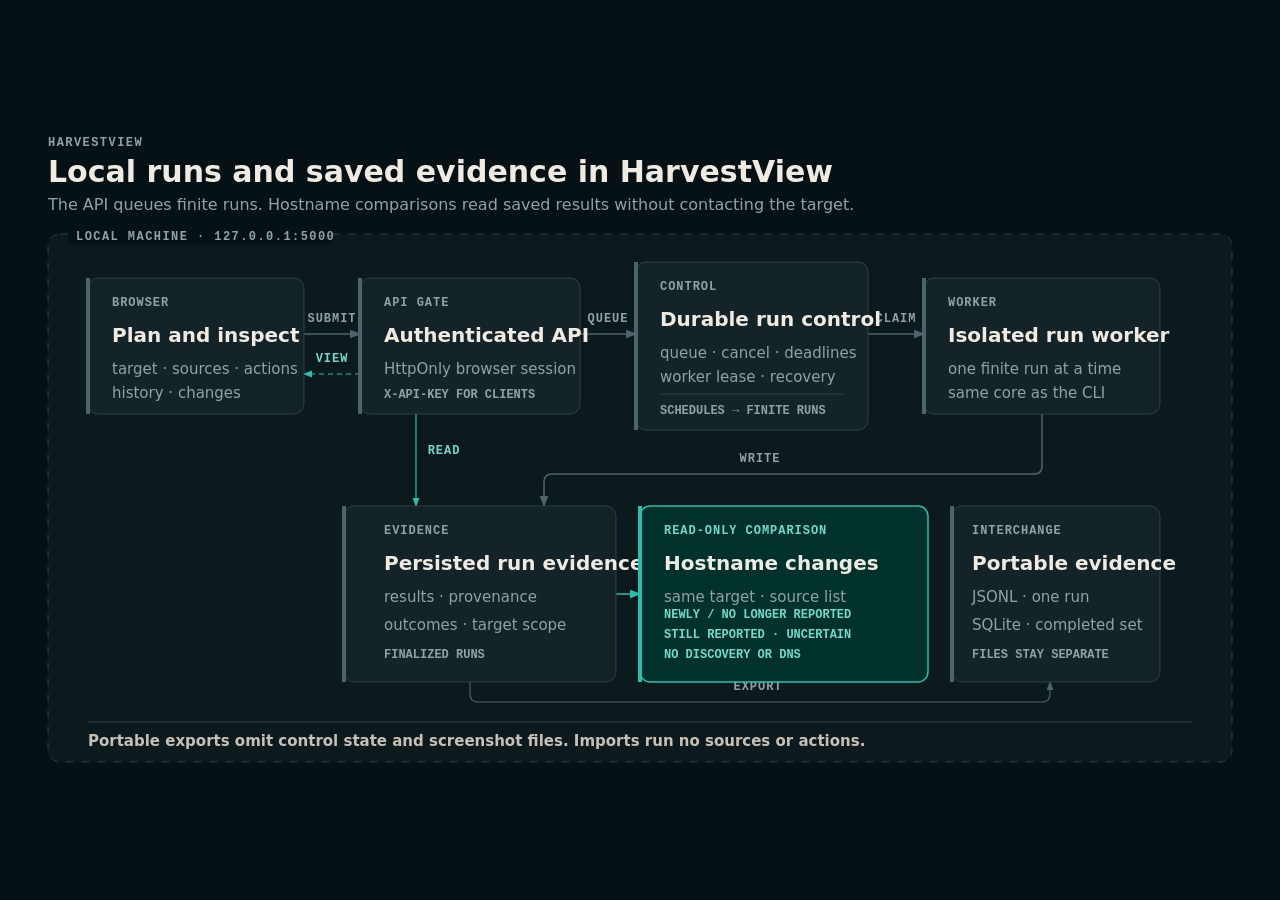
<file: docs/images/harvestview-architecture.html>
<!doctype html>
<html lang="en">
<head>
  <meta charset="utf-8">
  <meta name="viewport" content="width=device-width, initial-scale=1">
  <title>HarvestView local run architecture</title>
  <style>
    * { box-sizing: border-box; }
    html, body { margin: 0; background: #061115; }
    body { min-height: 100vh; display: grid; place-items: center; }
    svg { display: block; width: 1280px; height: 720px; }
  </style>
</head>
<body>
<svg viewBox="0 0 1280 720" xmlns="http://www.w3.org/2000/svg" role="img" aria-labelledby="harvestview-architecture-title harvestview-architecture-desc">
  <title id="harvestview-architecture-title">HarvestView local run architecture</title>
  <desc id="harvestview-architecture-desc">HarvestView controls isolated finite runs through an authenticated local API and compares finalized hostname evidence without starting discovery or DNS activity.</desc>
  <defs>
    <style>
      .title { font: 700 30px Inter, system-ui, -apple-system, BlinkMacSystemFont, "Segoe UI", sans-serif; fill: #efeae2; }
      .subtitle { font: 450 16px Inter, system-ui, -apple-system, BlinkMacSystemFont, "Segoe UI", sans-serif; fill: #91a2a5; }
      .zone { font: 700 12px "SFMono-Regular", Consolas, "Liberation Mono", monospace; letter-spacing: .12em; fill: #91a2a5; }
      .tag { font: 700 12px "SFMono-Regular", Consolas, "Liberation Mono", monospace; letter-spacing: .08em; fill: #91a2a5; }
      .tag-accent { fill: #72dac9; }
      .node-title { font: 700 20px Inter, system-ui, -apple-system, BlinkMacSystemFont, "Segoe UI", sans-serif; fill: #efeae2; }
      .body { font: 450 15px Inter, system-ui, -apple-system, BlinkMacSystemFont, "Segoe UI", sans-serif; fill: #91a2a5; }
      .body-strong { font: 650 15px Inter, system-ui, -apple-system, BlinkMacSystemFont, "Segoe UI", sans-serif; fill: #c6c0b6; }
      .technical { font: 600 12px "SFMono-Regular", Consolas, "Liberation Mono", monospace; fill: #91a2a5; }
      .technical-accent { font: 700 12px "SFMono-Regular", Consolas, "Liberation Mono", monospace; fill: #72dac9; }
      .edge-label { font: 700 12px "SFMono-Regular", Consolas, "Liberation Mono", monospace; letter-spacing: .08em; fill: #91a2a5; }
      .edge-label-accent { fill: #72dac9; }
    </style>
    <marker id="harvestview-architecture-arrow" markerWidth="8" markerHeight="6" refX="7" refY="3" orient="auto">
      <polygon points="0 0, 8 3, 0 6" fill="#4d656a"/>
    </marker>
    <marker id="harvestview-architecture-arrow-accent" markerWidth="8" markerHeight="6" refX="7" refY="3" orient="auto">
      <polygon points="0 0, 8 3, 0 6" fill="#2bbdaa"/>
    </marker>
  </defs>

  <rect width="1280" height="720" fill="#061115"/>
  <text class="zone" x="48" y="56">HARVESTVIEW</text>
  <text class="title" x="48" y="92">Local runs and saved evidence in HarvestView</text>
  <text class="subtitle" x="48" y="120">The API queues finite runs. Hostname comparisons read saved results without contacting the target.</text>

  <rect x="48" y="144" width="1184" height="528" rx="12" fill="#0c191d" stroke="#2f4046" stroke-dasharray="8 8"/>
  <rect x="68" y="134" width="264" height="20" fill="#061115"/>
  <text class="zone" x="76" y="150">LOCAL MACHINE · 127.0.0.1:5000</text>

  <line x1="304" y1="244" x2="360" y2="244" stroke="#4d656a" stroke-width="1.5" marker-end="url(#harvestview-architecture-arrow)"/>
  <line x1="360" y1="284" x2="304" y2="284" stroke="#2bbdaa" stroke-width="1.2" stroke-dasharray="5 4" marker-end="url(#harvestview-architecture-arrow-accent)"/>
  <line x1="580" y1="244" x2="636" y2="244" stroke="#4d656a" stroke-width="1.5" marker-end="url(#harvestview-architecture-arrow)"/>
  <line x1="868" y1="244" x2="924" y2="244" stroke="#4d656a" stroke-width="1.5" marker-end="url(#harvestview-architecture-arrow)"/>
  <line x1="416" y1="324" x2="416" y2="416" stroke="#2bbdaa" stroke-width="1.2" marker-end="url(#harvestview-architecture-arrow-accent)"/>
  <path d="M1042 324 V376 Q1042 384 1034 384 H552 Q544 384 544 392 V416" fill="none" stroke="#4d656a" stroke-width="1.5" marker-end="url(#harvestview-architecture-arrow)"/>
  <line x1="616" y1="504" x2="640" y2="504" stroke="#2bbdaa" stroke-width="1.5" marker-end="url(#harvestview-architecture-arrow-accent)"/>
  <path d="M470 592 V604 Q470 612 478 612 H1042 Q1050 612 1050 604 V592" fill="none" stroke="#4d656a" stroke-width="1.2" marker-end="url(#harvestview-architecture-arrow)"/>

  <rect x="306" y="220" width="52" height="16" rx="4" fill="#0c191d"/>
  <text class="edge-label" x="332" y="232" text-anchor="middle">SUBMIT</text>
  <rect x="312" y="260" width="40" height="16" rx="4" fill="#0c191d"/>
  <text class="edge-label edge-label-accent" x="332" y="272" text-anchor="middle">VIEW</text>
  <rect x="584" y="220" width="48" height="16" rx="4" fill="#0c191d"/>
  <text class="edge-label" x="608" y="232" text-anchor="middle">QUEUE</text>
  <rect x="872" y="220" width="48" height="16" rx="4" fill="#0c191d"/>
  <text class="edge-label" x="896" y="232" text-anchor="middle">CLAIM</text>
  <rect x="424" y="352" width="40" height="16" rx="4" fill="#0c191d"/>
  <text class="edge-label edge-label-accent" x="444" y="364" text-anchor="middle">READ</text>
  <rect x="736" y="360" width="48" height="16" rx="4" fill="#0c191d"/>
  <text class="edge-label" x="760" y="372" text-anchor="middle">WRITE</text>
  <rect x="730" y="588" width="56" height="16" rx="4" fill="#0c191d"/>
  <text class="edge-label" x="758" y="600" text-anchor="middle">EXPORT</text>

  <rect x="88" y="188" width="216" height="136" rx="10" fill="#142328" stroke="#2f4046"/>
  <line x1="88" y1="188" x2="88" y2="324" stroke="#4d656a" stroke-width="4"/>
  <text class="tag" x="112" y="216">BROWSER</text>
  <text class="node-title" x="112" y="252">Plan and inspect</text>
  <text class="body" x="112" y="284">target · sources · actions</text>
  <text class="body" x="112" y="308">history · changes</text>

  <rect x="360" y="188" width="220" height="136" rx="10" fill="#142328" stroke="#2f4046"/>
  <line x1="360" y1="188" x2="360" y2="324" stroke="#4d656a" stroke-width="4"/>
  <text class="tag" x="384" y="216">API GATE</text>
  <text class="node-title" x="384" y="252">Authenticated API</text>
  <text class="body" x="384" y="284">HttpOnly browser session</text>
  <text class="technical" x="384" y="308">X-API-KEY FOR CLIENTS</text>

  <rect x="636" y="172" width="232" height="168" rx="10" fill="#142328" stroke="#2f4046"/>
  <line x1="636" y1="172" x2="636" y2="340" stroke="#4d656a" stroke-width="4"/>
  <text class="tag" x="660" y="200">CONTROL</text>
  <text class="node-title" x="660" y="236">Durable run control</text>
  <text class="body" x="660" y="268">queue · cancel · deadlines</text>
  <text class="body" x="660" y="292">worker lease · recovery</text>
  <line x1="660" y1="304" x2="844" y2="304" stroke="#2f4046"/>
  <text class="technical" x="660" y="324">SCHEDULES → FINITE RUNS</text>

  <rect x="924" y="188" width="236" height="136" rx="10" fill="#142328" stroke="#2f4046"/>
  <line x1="924" y1="188" x2="924" y2="324" stroke="#4d656a" stroke-width="4"/>
  <text class="tag" x="948" y="216">WORKER</text>
  <text class="node-title" x="948" y="252">Isolated run worker</text>
  <text class="body" x="948" y="284">one finite run at a time</text>
  <text class="body" x="948" y="308">same core as the CLI</text>

  <rect x="344" y="416" width="272" height="176" rx="10" fill="#142328" stroke="#2f4046"/>
  <line x1="344" y1="416" x2="344" y2="592" stroke="#4d656a" stroke-width="4"/>
  <text class="tag" x="384" y="444">EVIDENCE</text>
  <text class="node-title" x="384" y="480">Persisted run evidence</text>
  <text class="body" x="384" y="512">results · provenance</text>
  <text class="body" x="384" y="540">outcomes · target scope</text>
  <text class="technical" x="384" y="568">FINALIZED RUNS</text>

  <rect x="640" y="416" width="288" height="176" rx="10" fill="#00312b" stroke="#2bbdaa" stroke-width="1.5"/>
  <line x1="640" y1="416" x2="640" y2="592" stroke="#2bbdaa" stroke-width="4"/>
  <text class="tag tag-accent" x="664" y="444">READ-ONLY COMPARISON</text>
  <text class="node-title" x="664" y="480">Hostname changes</text>
  <text class="body" x="664" y="512">same target · source list</text>
  <text class="technical-accent" x="664" y="528">NEWLY / NO LONGER REPORTED</text>
  <text class="technical-accent" x="664" y="548">STILL REPORTED · UNCERTAIN</text>
  <text class="technical-accent" x="664" y="568">NO DISCOVERY OR DNS</text>

  <rect x="952" y="416" width="208" height="176" rx="10" fill="#142328" stroke="#2f4046"/>
  <line x1="952" y1="416" x2="952" y2="592" stroke="#4d656a" stroke-width="4"/>
  <text class="tag" x="972" y="444">INTERCHANGE</text>
  <text class="node-title" x="972" y="480">Portable evidence</text>
  <text class="body" x="972" y="512">JSONL · one run</text>
  <text class="body" x="972" y="540">SQLite · completed set</text>
  <text class="technical" x="972" y="568">FILES STAY SEPARATE</text>

  <line x1="88" y1="632" x2="1192" y2="632" stroke="#2f4046"/>
  <text class="body-strong" x="88" y="656">Portable exports omit control state and screenshot files. Imports run no sources or actions.</text>
</svg>
</body>
</html>
</file>
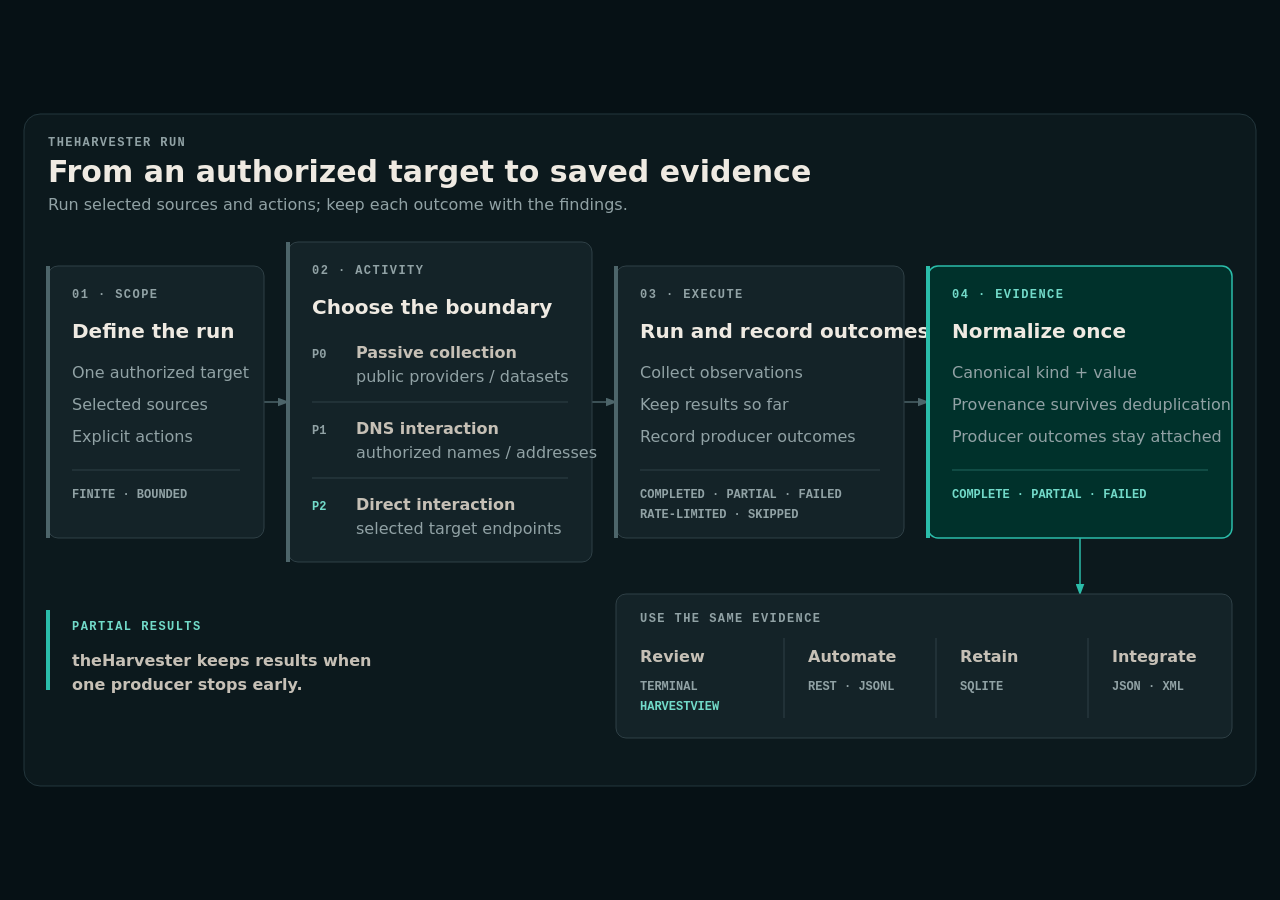
<file: docs/images/run-evidence-architecture.html>
<!doctype html>
<html lang="en">
<head>
  <meta charset="utf-8">
  <meta name="viewport" content="width=device-width, initial-scale=1">
  <title>theHarvester run evidence architecture</title>
  <style>
    * { box-sizing: border-box; }
    html, body { margin: 0; background: #061115; }
    body { min-height: 100vh; display: grid; place-items: center; }
    svg { display: block; width: 1280px; height: 720px; }
  </style>
</head>
<body>
<svg viewBox="0 0 1280 720" xmlns="http://www.w3.org/2000/svg" role="img" aria-labelledby="run-evidence-architecture-title run-evidence-architecture-desc">
  <title id="run-evidence-architecture-title">theHarvester discovery and evidence architecture</title>
  <desc id="run-evidence-architecture-desc">An authorized finite run selects passive, DNS, or direct activity, then saves normalized findings with their provenance and producer outcomes for review and export.</desc>
  <defs>
    <style>
      .title { font: 700 30px Inter, system-ui, -apple-system, BlinkMacSystemFont, "Segoe UI", sans-serif; fill: #efeae2; }
      .subtitle { font: 450 16px Inter, system-ui, -apple-system, BlinkMacSystemFont, "Segoe UI", sans-serif; fill: #91a2a5; }
      .step { font: 700 12px "SFMono-Regular", Consolas, "Liberation Mono", monospace; letter-spacing: .12em; fill: #91a2a5; }
      .step-accent { fill: #72dac9; }
      .node-title { font: 700 20px Inter, system-ui, -apple-system, BlinkMacSystemFont, "Segoe UI", sans-serif; fill: #efeae2; }
      .body { font: 450 16px Inter, system-ui, -apple-system, BlinkMacSystemFont, "Segoe UI", sans-serif; fill: #91a2a5; }
      .body-strong { font: 650 16px Inter, system-ui, -apple-system, BlinkMacSystemFont, "Segoe UI", sans-serif; fill: #c6c0b6; }
      .technical { font: 600 12px "SFMono-Regular", Consolas, "Liberation Mono", monospace; fill: #91a2a5; }
      .technical-accent { font: 700 12px "SFMono-Regular", Consolas, "Liberation Mono", monospace; fill: #72dac9; }
      .callout { font: 650 16px Inter, system-ui, -apple-system, BlinkMacSystemFont, "Segoe UI", sans-serif; fill: #c6c0b6; }
    </style>
    <marker id="run-evidence-architecture-arrow" markerWidth="8" markerHeight="6" refX="7" refY="3" orient="auto">
      <polygon points="0 0, 8 3, 0 6" fill="#4d656a"/>
    </marker>
    <marker id="run-evidence-architecture-arrow-accent" markerWidth="8" markerHeight="6" refX="7" refY="3" orient="auto">
      <polygon points="0 0, 8 3, 0 6" fill="#2bbdaa"/>
    </marker>
  </defs>

  <rect width="1280" height="720" fill="#061115"/>
  <rect x="24" y="24" width="1232" height="672" rx="16" fill="#0c191d" stroke="#23363c"/>

  <text class="step" x="48" y="56">THEHARVESTER RUN</text>
  <text class="title" x="48" y="92">From an authorized target to saved evidence</text>
  <text class="subtitle" x="48" y="120">Run selected sources and actions; keep each outcome with the findings.</text>

  <line x1="264" y1="312" x2="288" y2="312" stroke="#4d656a" stroke-width="1.5" marker-end="url(#run-evidence-architecture-arrow)"/>
  <line x1="592" y1="312" x2="616" y2="312" stroke="#4d656a" stroke-width="1.5" marker-end="url(#run-evidence-architecture-arrow)"/>
  <line x1="904" y1="312" x2="928" y2="312" stroke="#4d656a" stroke-width="1.5" marker-end="url(#run-evidence-architecture-arrow)"/>
  <line x1="1080" y1="448" x2="1080" y2="504" stroke="#2bbdaa" stroke-width="1.5" marker-end="url(#run-evidence-architecture-arrow-accent)"/>

  <rect x="48" y="176" width="216" height="272" rx="10" fill="#142328" stroke="#2f4046"/>
  <line x1="48" y1="176" x2="48" y2="448" stroke="#4d656a" stroke-width="4"/>
  <text class="step" x="72" y="208">01 · SCOPE</text>
  <text class="node-title" x="72" y="248">Define the run</text>
  <text class="body" x="72" y="288">One authorized target</text>
  <text class="body" x="72" y="320">Selected sources</text>
  <text class="body" x="72" y="352">Explicit actions</text>
  <line x1="72" y1="380" x2="240" y2="380" stroke="#2f4046"/>
  <text class="technical" x="72" y="408">FINITE · BOUNDED</text>

  <rect x="288" y="152" width="304" height="320" rx="10" fill="#142328" stroke="#2f4046"/>
  <line x1="288" y1="152" x2="288" y2="472" stroke="#4d656a" stroke-width="4"/>
  <text class="step" x="312" y="184">02 · ACTIVITY</text>
  <text class="node-title" x="312" y="224">Choose the boundary</text>
  <text class="technical" x="312" y="268">P0</text>
  <text class="body-strong" x="356" y="268">Passive collection</text>
  <text class="body" x="356" y="292">public providers / datasets</text>
  <line x1="312" y1="312" x2="568" y2="312" stroke="#2f4046"/>
  <text class="technical" x="312" y="344">P1</text>
  <text class="body-strong" x="356" y="344">DNS interaction</text>
  <text class="body" x="356" y="368">authorized names / addresses</text>
  <line x1="312" y1="388" x2="568" y2="388" stroke="#2f4046"/>
  <text class="technical-accent" x="312" y="420">P2</text>
  <text class="body-strong" x="356" y="420">Direct interaction</text>
  <text class="body" x="356" y="444">selected target endpoints</text>

  <rect x="616" y="176" width="288" height="272" rx="10" fill="#142328" stroke="#2f4046"/>
  <line x1="616" y1="176" x2="616" y2="448" stroke="#4d656a" stroke-width="4"/>
  <text class="step" x="640" y="208">03 · EXECUTE</text>
  <text class="node-title" x="640" y="248">Run and record outcomes</text>
  <text class="body" x="640" y="288">Collect observations</text>
  <text class="body" x="640" y="320">Keep results so far</text>
  <text class="body" x="640" y="352">Record producer outcomes</text>
  <line x1="640" y1="380" x2="880" y2="380" stroke="#2f4046"/>
  <text class="technical" x="640" y="408">COMPLETED · PARTIAL · FAILED</text>
  <text class="technical" x="640" y="428">RATE-LIMITED · SKIPPED</text>

  <rect x="928" y="176" width="304" height="272" rx="10" fill="#00312b" stroke="#2bbdaa" stroke-width="1.5"/>
  <line x1="928" y1="176" x2="928" y2="448" stroke="#2bbdaa" stroke-width="4"/>
  <text class="step step-accent" x="952" y="208">04 · EVIDENCE</text>
  <text class="node-title" x="952" y="248">Normalize once</text>
  <text class="body" x="952" y="288">Canonical kind + value</text>
  <text class="body" x="952" y="320">Provenance survives deduplication</text>
  <text class="body" x="952" y="352">Producer outcomes stay attached</text>
  <line x1="952" y1="380" x2="1208" y2="380" stroke="#21675e"/>
  <text class="technical-accent" x="952" y="408">COMPLETE · PARTIAL · FAILED</text>

  <line x1="48" y1="520" x2="48" y2="600" stroke="#2bbdaa" stroke-width="4"/>
  <text class="step step-accent" x="72" y="540">PARTIAL RESULTS</text>
  <text class="callout" x="72" y="576">theHarvester keeps results when</text>
  <text class="callout" x="72" y="600">one producer stops early.</text>

  <rect x="616" y="504" width="616" height="144" rx="10" fill="#142328" stroke="#2f4046"/>
  <text class="step" x="640" y="532">USE THE SAME EVIDENCE</text>
  <line x1="784" y1="548" x2="784" y2="628" stroke="#2f4046"/>
  <line x1="936" y1="548" x2="936" y2="628" stroke="#2f4046"/>
  <line x1="1088" y1="548" x2="1088" y2="628" stroke="#2f4046"/>
  <text class="body-strong" x="640" y="572">Review</text>
  <text class="technical" x="640" y="600">TERMINAL</text>
  <text class="technical-accent" x="640" y="620">HARVESTVIEW</text>
  <text class="body-strong" x="808" y="572">Automate</text>
  <text class="technical" x="808" y="600">REST · JSONL</text>
  <text class="body-strong" x="960" y="572">Retain</text>
  <text class="technical" x="960" y="600">SQLITE</text>
  <text class="body-strong" x="1112" y="572">Integrate</text>
  <text class="technical" x="1112" y="600">JSON · XML</text>
</svg>
</body>
</html>
</file>
